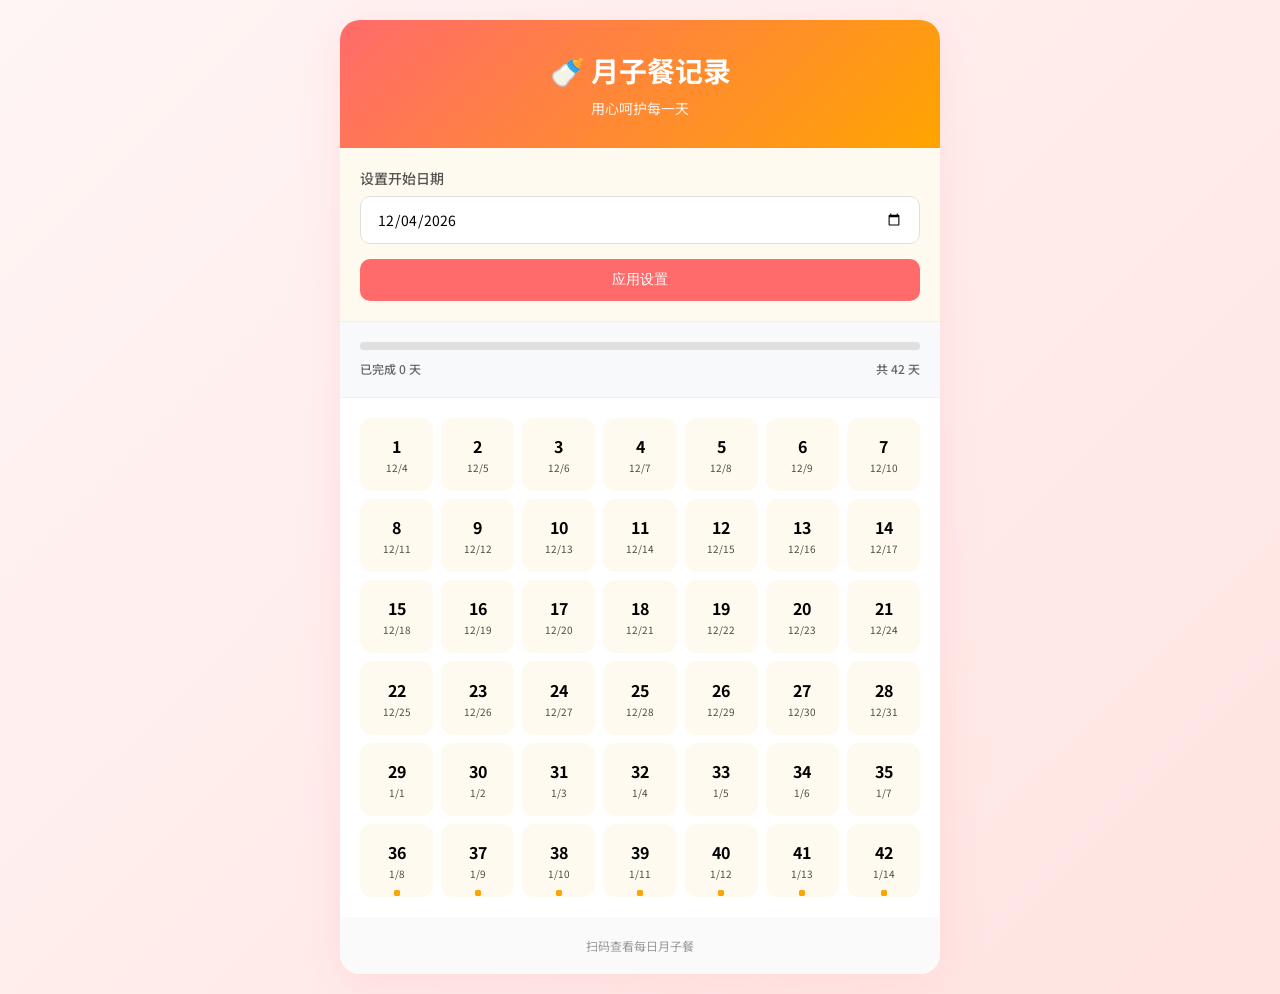
<file: index.html>
<!DOCTYPE html>
<html lang="zh-CN">
<head>
    <meta charset="UTF-8">
    <meta name="viewport" content="width=device-width, initial-scale=1.0, maximum-scale=1.0, user-scalable=no">
    <title>月子餐记录</title>
    <link rel="stylesheet" href="style.css">
    <link href="https://fonts.googleapis.com/css2?family=Noto+Sans+SC:wght@400;500;700&display=swap" rel="stylesheet">
</head>
<body>
    <div class="container">
        <header>
            <h1>🍼 月子餐记录</h1>
            <p class="subtitle">用心呵护每一天</p>
        </header>

        <div class="settings-section">
            <div class="setting-item">
                <label for="startDate">设置开始日期</label>
                <input type="date" id="startDate">
            </div>
            <button id="applyDate" class="btn btn-primary">应用设置</button>
        </div>

        <div class="progress-section">
            <div class="progress-bar">
                <div id="progressFill" class="progress-fill"></div>
            </div>
            <div class="progress-text">
                <span>已完成 <span id="completedDays">0</span> 天</span>
                <span>共 42 天</span>
            </div>
        </div>

        <div class="days-grid" id="daysGrid"></div>

        <footer>
            <p>扫码查看每日月子餐</p>
        </footer>
    </div>

    <script src="script.js"></script>
</body>
</html>
</file>
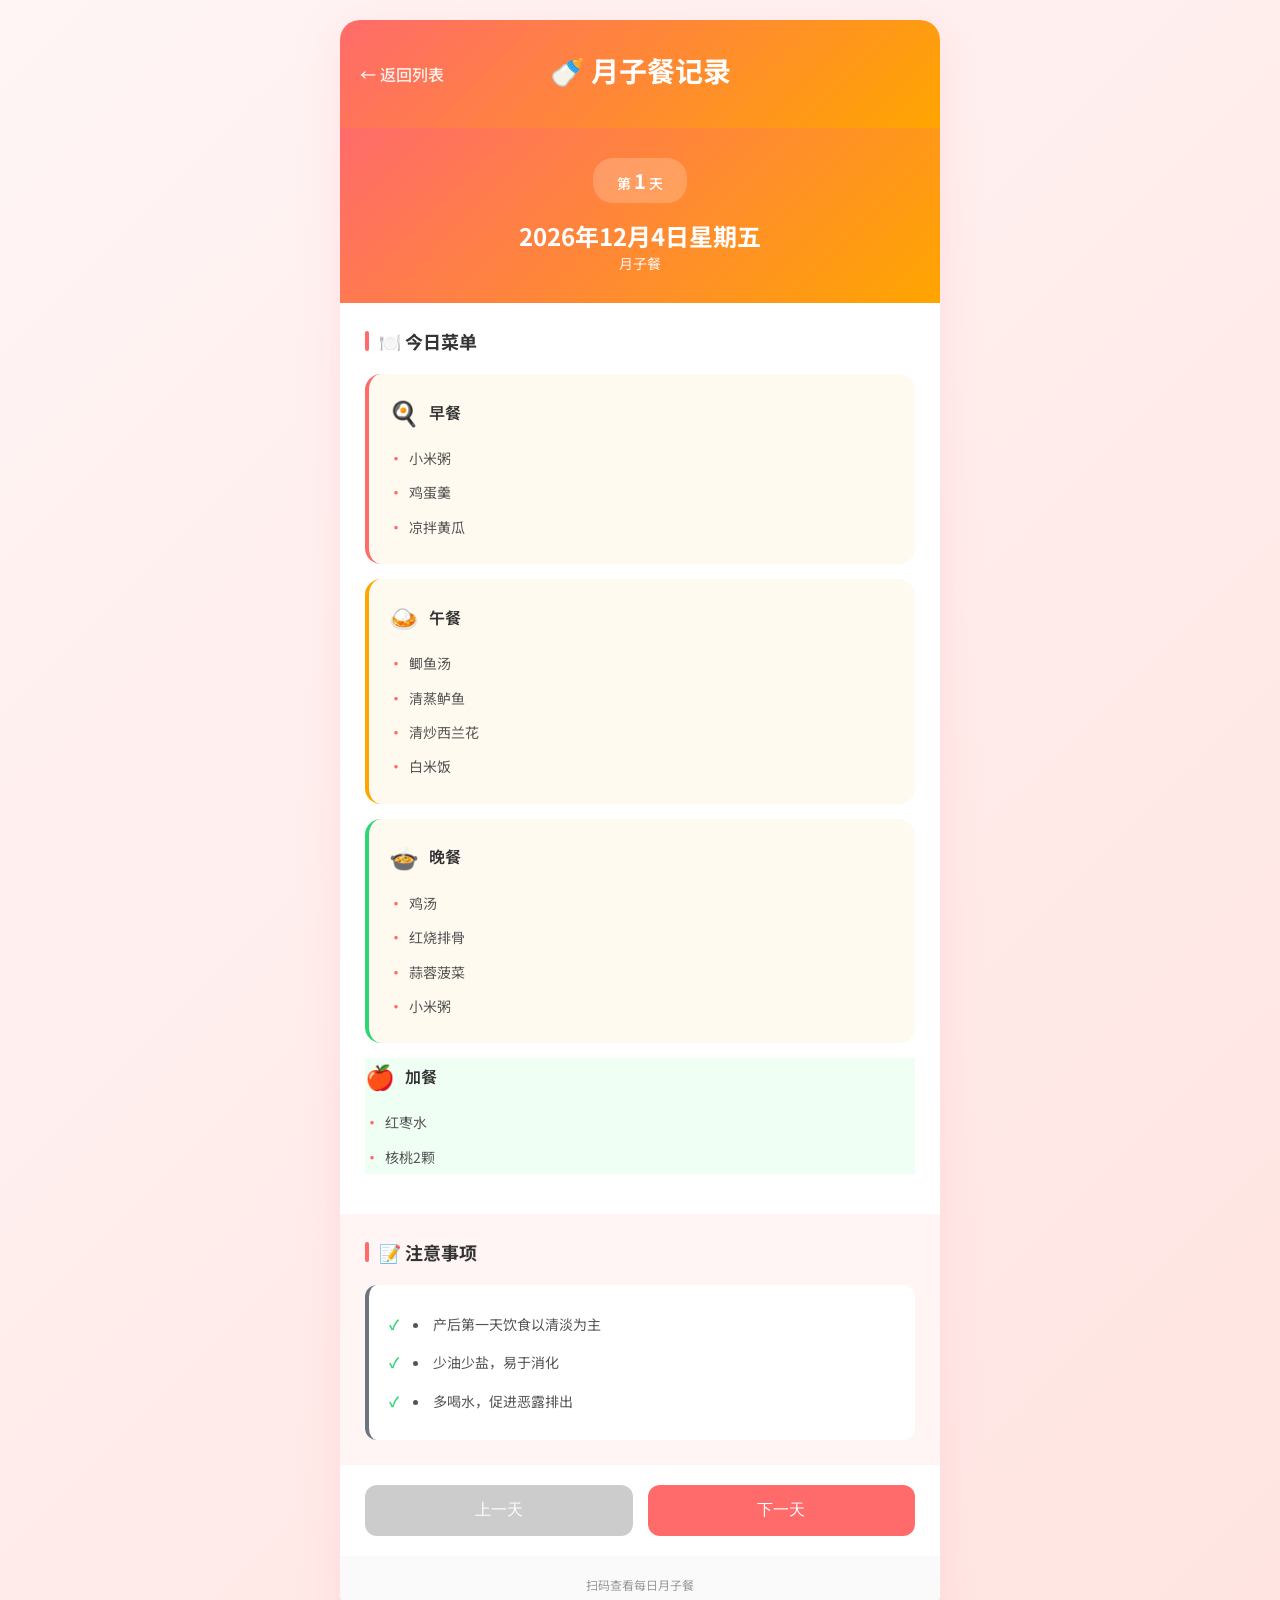
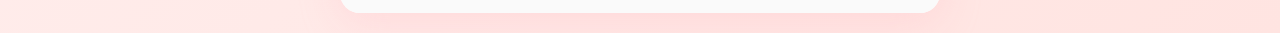
<file: detail.html>
<!DOCTYPE html>
<html lang="zh-CN">
<head>
    <meta charset="UTF-8">
    <meta name="viewport" content="width=device-width, initial-scale=1.0, maximum-scale=1.0, user-scalable=no">
    <title>月子餐 - 第X天</title>
    <link rel="stylesheet" href="style.css">
    <link href="https://fonts.googleapis.com/css2?family=Noto+Sans+SC:wght@400;500;700&display=swap" rel="stylesheet">
</head>
<body>
    <div class="container detail-container">
        <header>
            <a href="index.html" class="back-link">← 返回列表</a>
            <h1>🍼 月子餐记录</h1>
        </header>

        <div class="theme-section" id="themeSection">
            <div class="theme-badge">第 <span id="dayNumber">1</span> 天</div>
            <h2 id="dateTitle">2026年6月25日</h2>
            <div class="theme-label">月子餐</div>
        </div>

        <div class="content-section">
            <h3 class="section-title">🍽️ 今日菜单</h3>
            
            <div class="meal-card breakfast-card">
                <div class="meal-header">
                    <span class="meal-icon">🍳</span>
                    <span class="meal-name">早餐</span>
                </div>
                <div class="meal-content" id="breakfastContent">
                    <ul id="breakfastList"></ul>
                </div>
            </div>

            <div class="meal-card lunch-card">
                <div class="meal-header">
                    <span class="meal-icon">🍛</span>
                    <span class="meal-name">午餐</span>
                </div>
                <div class="meal-content" id="lunchContent">
                    <ul id="lunchList"></ul>
                </div>
            </div>

            <div class="meal-card dinner-card">
                <div class="meal-header">
                    <span class="meal-icon">🍲</span>
                    <span class="meal-name">晚餐</span>
                </div>
                <div class="meal-content" id="dinnerContent">
                    <ul id="dinnerList"></ul>
                </div>
            </div>

            <div class="snack-card" id="snackCard" style="display: none;">
                <div class="meal-header">
                    <span class="meal-icon">🍎</span>
                    <span class="meal-name">加餐</span>
                </div>
                <div class="meal-content" id="snackContent">
                    <ul id="snackList"></ul>
                </div>
            </div>
        </div>

        <div class="notes-section" id="notesSection">
            <h3 class="section-title">📝 注意事项</h3>
            <div class="notes-content" id="notesContent">
                <p>暂无注意事项</p>
            </div>
        </div>

        <div class="nav-section">
            <button id="prevDay" class="nav-btn">上一天</button>
            <button id="nextDay" class="nav-btn">下一天</button>
        </div>

        <footer>
            <p>扫码查看每日月子餐</p>
        </footer>
    </div>

    <script src="script.js"></script>
</body>
</html>
</file>
<file: style.css>
* {
    margin: 0;
    padding: 0;
    box-sizing: border-box;
}

body {
    font-family: 'Noto Sans SC', sans-serif;
    background: linear-gradient(135deg, #fff5f5 0%, #ffe4e1 100%);
    min-height: 100vh;
    padding: 20px;
}

.container {
    max-width: 600px;
    margin: 0 auto;
    background: #ffffff;
    border-radius: 20px;
    box-shadow: 0 10px 40px rgba(255, 182, 193, 0.3);
    overflow: hidden;
}

header {
    background: linear-gradient(135deg, #ff6b6b 0%, #ffa500 100%);
    color: white;
    padding: 30px;
    text-align: center;
    position: relative;
}

header h1 {
    font-size: 28px;
    margin-bottom: 8px;
    font-weight: 700;
}

.subtitle {
    font-size: 14px;
    opacity: 0.9;
}

.back-link {
    position: absolute;
    left: 20px;
    top: 50%;
    transform: translateY(-50%);
    color: rgba(255, 255, 255, 0.9);
    text-decoration: none;
    font-size: 16px;
    font-weight: 500;
}

.back-link:hover {
    text-decoration: underline;
}

.settings-section {
    padding: 20px;
    background: #fffaf0;
    border-bottom: 1px solid #f0f0f0;
}

.setting-item {
    margin-bottom: 15px;
}

.setting-item label {
    display: block;
    font-size: 14px;
    font-weight: 500;
    color: #555;
    margin-bottom: 8px;
}

.setting-item input {
    width: 100%;
    padding: 12px 16px;
    border: 1px solid #e0e0e0;
    border-radius: 10px;
    font-size: 14px;
    font-family: inherit;
    transition: all 0.3s;
    background: #fff;
}

.setting-item input:focus {
    outline: none;
    border-color: #ff6b6b;
    box-shadow: 0 0 0 3px rgba(255, 107, 107, 0.1);
}

.btn {
    padding: 12px 24px;
    border: none;
    border-radius: 10px;
    font-size: 14px;
    font-weight: 500;
    cursor: pointer;
    transition: all 0.3s;
}

.btn-primary {
    background: #ff6b6b;
    color: white;
    width: 100%;
}

.btn-primary:hover {
    background: #ff5252;
    transform: translateY(-2px);
    box-shadow: 0 5px 15px rgba(255, 107, 107, 0.3);
}

.progress-section {
    padding: 20px;
    background: #f8f9fa;
    border-bottom: 1px solid #f0f0f0;
}

.progress-bar {
    height: 8px;
    background: #e0e0e0;
    border-radius: 4px;
    overflow: hidden;
    margin-bottom: 10px;
}

.progress-fill {
    height: 100%;
    background: linear-gradient(90deg, #ff6b6b, #ffa500);
    border-radius: 4px;
    transition: width 0.3s ease;
}

.progress-text {
    display: flex;
    justify-content: space-between;
    font-size: 12px;
    color: #666;
}

.progress-text span {
    font-weight: 500;
}

.days-grid {
    display: grid;
    grid-template-columns: repeat(7, 1fr);
    gap: 8px;
    padding: 20px;
}

.day-card {
    aspect-ratio: 1;
    display: flex;
    flex-direction: column;
    align-items: center;
    justify-content: center;
    background: #fffaf0;
    border-radius: 12px;
    cursor: pointer;
    transition: all 0.3s;
    border: 2px solid transparent;
}

.day-card:hover {
    background: #ffe4e1;
    border-color: #ff6b6b;
    transform: scale(1.05);
}

.day-card.active {
    background: linear-gradient(135deg, #ff6b6b, #ffa500);
    color: white;
}

.day-card.today {
    border-color: #ff6b6b;
    background: #fff0f0;
}

.day-card.has-meal::after {
    content: '';
    position: absolute;
    bottom: 4px;
    width: 6px;
    height: 6px;
    background: #ffa500;
    border-radius: 50%;
}

.day-number {
    font-size: 16px;
    font-weight: 700;
}

.day-date {
    font-size: 10px;
    opacity: 0.7;
    margin-top: 2px;
}

.detail-container {
    max-width: 600px;
}

.theme-section {
    background: linear-gradient(135deg, #ff6b6b 0%, #ffa500 100%);
    color: white;
    padding: 30px;
    text-align: center;
    position: relative;
}

.theme-badge {
    display: inline-block;
    background: rgba(255, 255, 255, 0.2);
    padding: 8px 24px;
    border-radius: 20px;
    font-size: 14px;
    font-weight: 500;
    margin-bottom: 15px;
}

.theme-badge span {
    font-size: 20px;
    font-weight: 700;
}

.date-title {
    font-size: 24px;
    margin-bottom: 8px;
    font-weight: 700;
}

.theme-label {
    font-size: 14px;
    opacity: 0.9;
}

.content-section {
    padding: 25px;
}

.section-title {
    font-size: 18px;
    color: #333;
    margin-bottom: 20px;
    display: flex;
    align-items: center;
}

.section-title::before {
    content: '';
    width: 4px;
    height: 20px;
    background: #ff6b6b;
    border-radius: 2px;
    margin-right: 10px;
}

.meal-card {
    background: #fffaf0;
    border-radius: 16px;
    padding: 20px;
    margin-bottom: 15px;
    border-left: 4px solid #ffa500;
}

.meal-card:last-child {
    margin-bottom: 0;
}

.breakfast-card {
    border-left-color: #ff6b6b;
}

.lunch-card {
    border-left-color: #ffa500;
}

.dinner-card {
    border-left-color: #2ed573;
}

.snack-card {
    background: #f0fff4;
    border-left-color: #1e90ff;
    margin-bottom: 15px;
}

.meal-header {
    display: flex;
    align-items: center;
    margin-bottom: 12px;
}

.meal-icon {
    font-size: 24px;
    margin-right: 10px;
}

.meal-name {
    font-size: 16px;
    font-weight: 600;
    color: #333;
}

.meal-content ul {
    list-style: none;
    padding: 0;
}

.meal-content li {
    padding: 6px 0;
    position: relative;
    padding-left: 20px;
    font-size: 14px;
    color: #555;
    line-height: 1.6;
}

.meal-content li::before {
    content: '•';
    position: absolute;
    left: 0;
    color: #ff6b6b;
    font-weight: bold;
}

.notes-section {
    padding: 25px;
    background: #fff5f5;
}

.notes-content {
    background: #fff;
    border-radius: 12px;
    padding: 20px;
    border-left: 4px solid #6c757d;
}

.notes-content p {
    font-size: 14px;
    color: #555;
    line-height: 1.8;
    margin: 0;
}

.notes-content ul {
    list-style: none;
    padding: 0;
}

.notes-content li {
    padding: 8px 0;
    position: relative;
    padding-left: 24px;
    font-size: 14px;
    color: #555;
    line-height: 1.6;
}

.notes-content li::before {
    content: '✓';
    position: absolute;
    left: 0;
    color: #2ed573;
    font-weight: bold;
}

.nav-section {
    display: flex;
    gap: 15px;
    padding: 20px 25px;
}

.nav-section .nav-btn {
    flex: 1;
    padding: 15px;
    background: #ff6b6b;
    color: white;
    border: none;
    border-radius: 12px;
    font-size: 16px;
    font-weight: 500;
    cursor: pointer;
    transition: all 0.3s;
}

.nav-section .nav-btn:hover {
    background: #ff5252;
    transform: translateY(-2px);
    box-shadow: 0 5px 15px rgba(255, 107, 107, 0.3);
}

.nav-section .nav-btn:disabled {
    background: #ccc;
    cursor: not-allowed;
    transform: none;
    box-shadow: none;
}

footer {
    text-align: center;
    padding: 20px;
    color: #999;
    font-size: 12px;
    background: #fafafa;
}

@media (max-width: 480px) {
    body {
        padding: 10px;
    }
    
    header h1 {
        font-size: 24px;
    }
    
    .days-grid {
        grid-template-columns: repeat(7, 1fr);
        gap: 5px;
        padding: 15px;
    }
    
    .day-card {
        padding: 8px;
    }
    
    .day-number {
        font-size: 14px;
    }
    
    .day-date {
        font-size: 9px;
    }
    
    .theme-section {
        padding: 20px;
    }
    
    .theme-badge {
        padding: 6px 16px;
        font-size: 12px;
    }
    
    .date-title {
        font-size: 20px;
    }
    
    .content-section, .notes-section {
        padding: 15px;
    }
    
    .nav-section {
        padding: 15px;
    }
}
</file>
